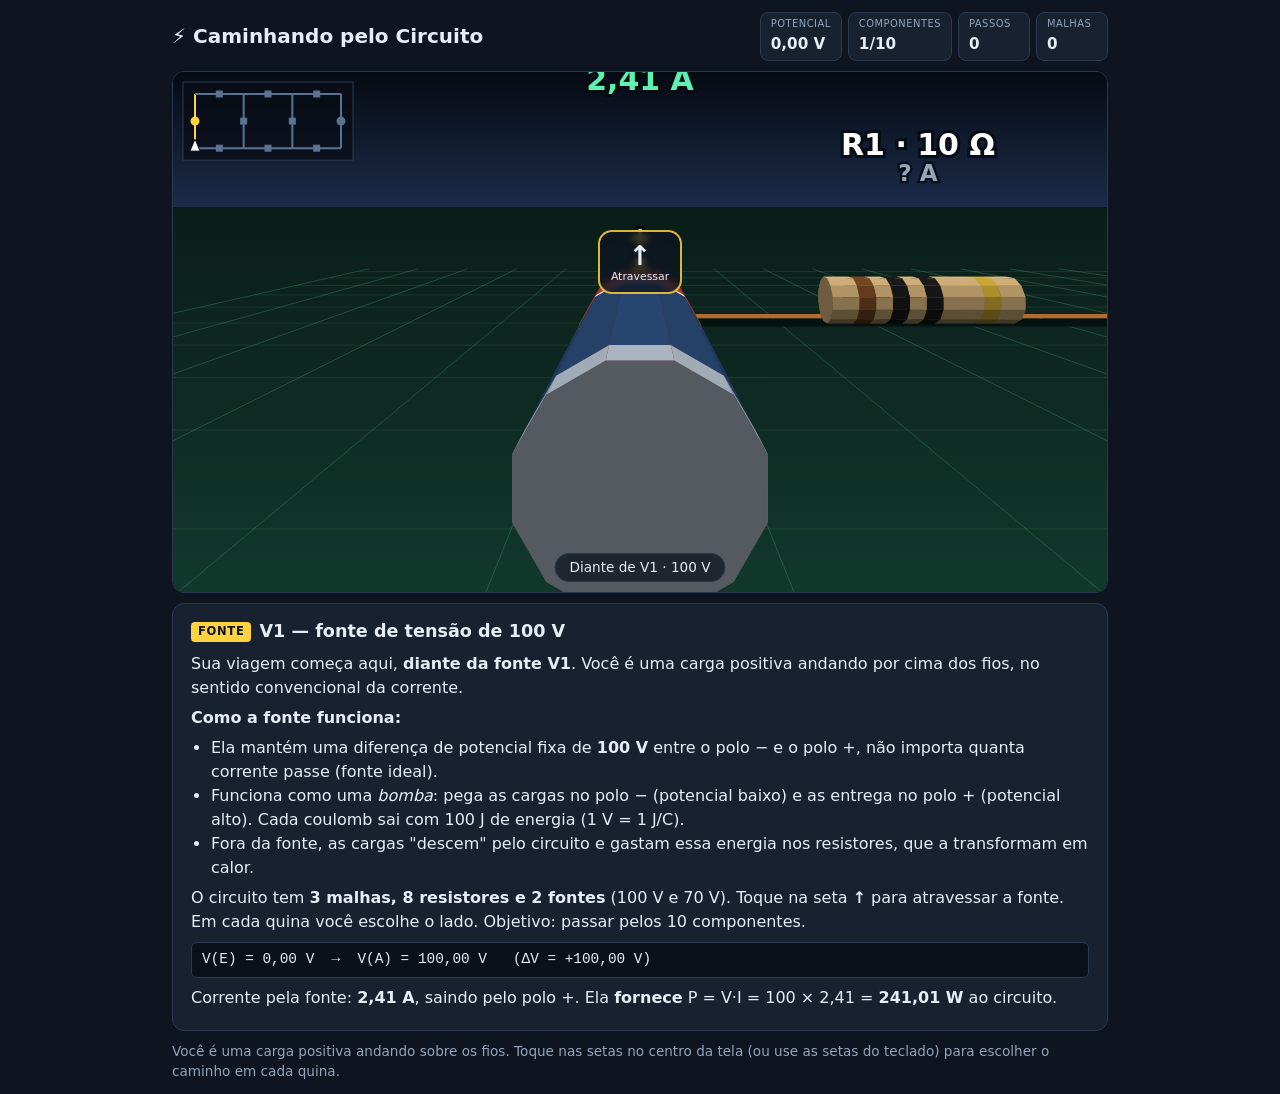
<file: index.html>
<!DOCTYPE html>
<html lang="pt-BR">
<head>
  <meta charset="UTF-8">
  <meta name="viewport" content="width=device-width, initial-scale=1">
  <title>Caminhando pelo Circuito</title>
  <link rel="stylesheet" href="style.css">
</head>
<body>
  <main>
    <header>
      <h1>⚡ Caminhando pelo Circuito</h1>
      <div class="hud">
        <div class="hud-item"><span>Potencial</span><strong id="hud-pot">–</strong></div>
        <div class="hud-item"><span>Componentes</span><strong id="hud-visited">0/10</strong></div>
        <div class="hud-item"><span>Passos</span><strong id="hud-steps">0</strong></div>
        <div class="hud-item"><span>Malhas</span><strong id="hud-loops">0</strong></div>
      </div>
    </header>

    <div id="view">
      <canvas id="scene" aria-label="Visão em primeira pessoa andando sobre os fios do circuito"></canvas>
      <div id="dpad" role="group" aria-label="Escolha a direção"></div>
      <div id="caption"></div>
    </div>

    <section id="panel" aria-live="polite"></section>

    <footer>
      Você é uma carga positiva andando sobre os fios. Toque nas setas no centro da tela
      (ou use as setas do teclado) para escolher o caminho em cada quina.
    </footer>
  </main>
  <script src="game.js"></script>
</body>
</html>
</file>
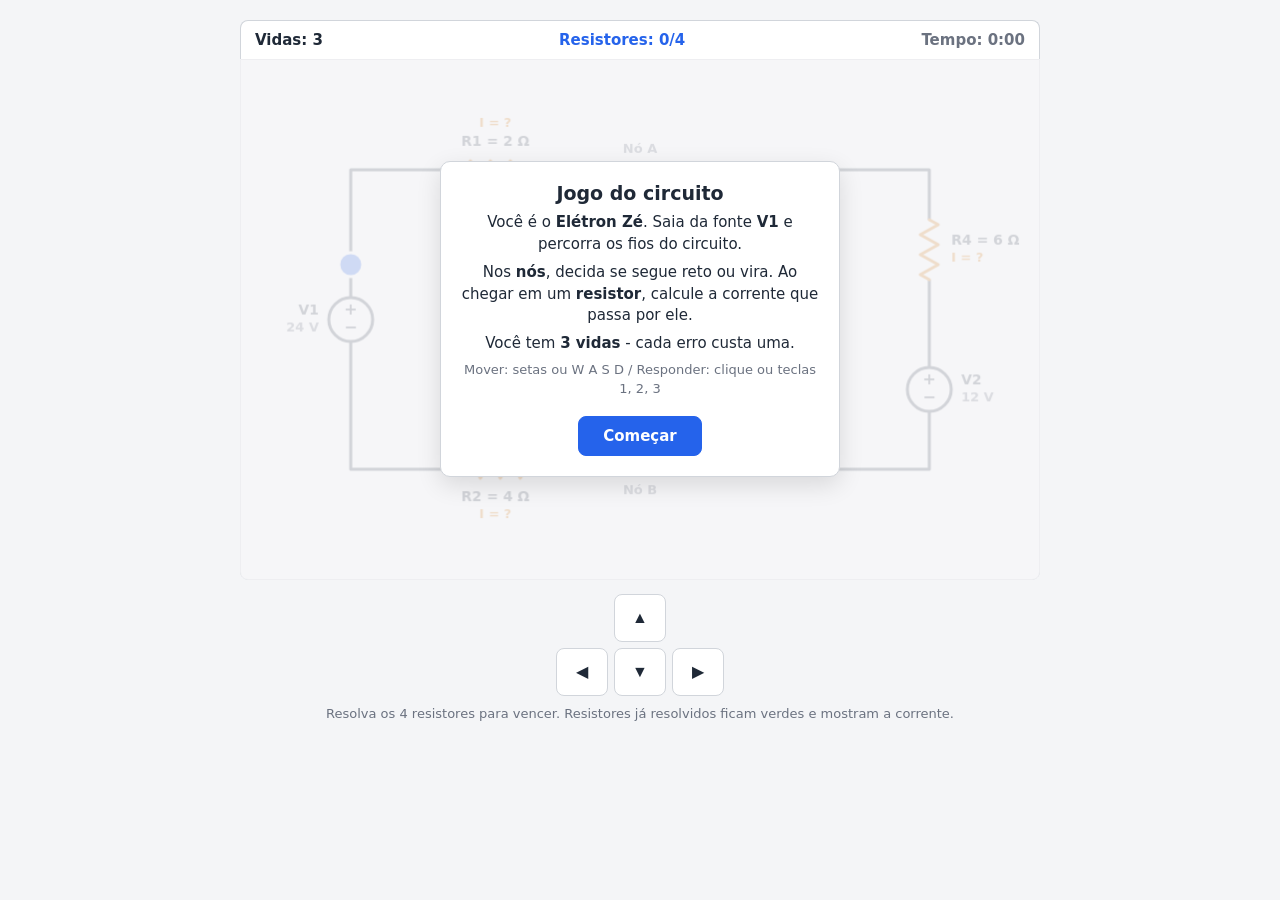
<file: circuito-aventura/index.html>
<!DOCTYPE html>
<html lang="pt-BR">
<head>
<meta charset="UTF-8">
<meta name="viewport" content="width=device-width, initial-scale=1">
<title>Jogo do Circuito</title>
<link rel="stylesheet" href="style.css">
</head>
<body>

  <div id="game">
    <div id="hud">
      <div id="lives" aria-label="Vidas"></div>
      <div id="progress">Resistores: 0/4</div>
      <div id="timer">Tempo: 0:00</div>
    </div>

    <div id="stage">
      <canvas id="cv" width="800" height="520"></canvas>

      <!-- Tela inicial -->
      <div class="overlay show" id="startScreen">
        <div class="card">
          <h2>Jogo do circuito</h2>
          <p>Você é o <b>Elétron Zé</b>. Saia da fonte <b>V1</b> e percorra os fios do circuito.</p>
          <p>Nos <b>nós</b>, decida se segue reto ou vira. Ao chegar em um <b>resistor</b>, calcule a corrente que passa por ele.</p>
          <p>Você tem <b>3 vidas</b> - cada erro custa uma.</p>
          <p class="small">Mover: setas ou W A S D / Responder: clique ou teclas 1, 2, 3</p>
          <button class="btn" id="startBtn">Começar</button>
        </div>
      </div>

      <!-- Popup de pergunta -->
      <div class="overlay" id="quiz">
        <div class="card" id="quizCard">
          <h2 id="qTitle"></h2>
          <p id="qText"></p>
          <div class="data" id="qData"></div>
          <div class="formula" id="qFormula"></div>
          <div class="options" id="qOptions"></div>
          <div id="feedback"></div>
          <button class="btn" id="continueBtn" style="display:none">Continuar</button>
        </div>
      </div>

      <!-- Fim de jogo -->
      <div class="overlay" id="endScreen">
        <div class="card">
          <p class="big" id="endIcon"></p>
          <h2 id="endTitle"></h2>
          <p id="endText"></p>
          <p class="small" id="endExtra"></p>
          <button class="btn" id="restartBtn">Jogar de novo</button>
        </div>
      </div>
    </div>

    <div id="pad">
      <button data-d="up" aria-label="Cima">▲</button>
      <br><button data-d="left" aria-label="Esquerda">◀</button>
      <button data-d="down" aria-label="Baixo">▼</button>
      <button data-d="right" aria-label="Direita">▶</button>
    </div>
    <p class="help">Resolva os 4 resistores para vencer. Resistores já resolvidos ficam verdes e mostram a corrente.</p>
  </div>

<script src="script.js"></script>
</body>
</html>
</file>
<file: style.css>
:root {
  --bg: #0e1420;
  --card: #18212f;
  --line: #2b3a50;
  --text: #e6edf7;
  --muted: #93a4bb;
  --done: #3ddc97;
  --accent: #ffd23f;
  --hot: #ff6b6b;
}

* { box-sizing: border-box; }

body {
  margin: 0;
  background: var(--bg);
  color: var(--text);
  font-family: system-ui, -apple-system, "Segoe UI", Roboto, sans-serif;
  line-height: 1.5;
}

main {
  max-width: 960px;
  margin: 0 auto;
  padding: 12px;
}

header {
  display: flex;
  flex-wrap: wrap;
  align-items: center;
  justify-content: space-between;
  gap: 8px;
  margin-bottom: 10px;
}

h1 { font-size: 1.25rem; margin: 0; }

.hud { display: flex; flex-wrap: wrap; gap: 6px; }

.hud-item {
  background: var(--card);
  border: 1px solid var(--line);
  border-radius: 8px;
  padding: 4px 10px;
  min-width: 72px;
}
.hud-item span {
  display: block;
  font-size: .62rem;
  color: var(--muted);
  text-transform: uppercase;
  letter-spacing: .05em;
}
.hud-item strong { font-size: .95rem; font-variant-numeric: tabular-nums; }

/* --- visão em primeira pessoa --- */
#view {
  position: relative;
  width: 100%;
  height: min(58vh, 540px);
  min-height: 300px;
  border: 1px solid var(--line);
  border-radius: 12px;
  overflow: hidden;
  background: #070b14;
  touch-action: manipulation;
}
#scene { position: absolute; inset: 0; width: 100%; height: 100%; display: block; }

/* Setas centralizadas no meio da tela */
#dpad {
  position: absolute;
  top: 50%;
  left: 50%;
  transform: translate(-50%, -50%);
  display: grid;
  grid-template-columns: repeat(3, 84px);
  grid-template-rows: repeat(3, 64px);
  gap: 6px;
  transition: opacity .2s;
}
#dpad.hidden { opacity: 0; pointer-events: none; }
#dpad button {
  display: flex;
  flex-direction: column;
  align-items: center;
  justify-content: center;
  padding: 2px;
  border-radius: 14px;
  background: rgba(14, 20, 32, .72);
  border: 2px solid rgba(255, 210, 63, .85);
  color: var(--text);
  backdrop-filter: blur(3px);
  -webkit-backdrop-filter: blur(3px);
  line-height: 1.1;
}
#dpad button:hover, #dpad button:focus-visible, #dpad button:active {
  background: rgba(255, 210, 63, .9);
  color: #1a1a1a;
  outline: none;
}
#dpad .arrow { font-size: 1.7rem; font-weight: 700; }
#dpad small { font-size: .68rem; white-space: nowrap; }
#dpad button.seen { border-color: rgba(61, 220, 151, .85); }
#dpad button.seen small::after { content: " ✓"; }
#dpad [data-dir="up"]    { grid-area: 1 / 2; }
#dpad [data-dir="left"]  { grid-area: 2 / 1; }
#dpad [data-dir="right"] { grid-area: 2 / 3; }
#dpad [data-dir="down"]  { grid-area: 3 / 2; }

#caption {
  position: absolute;
  left: 50%;
  bottom: 10px;
  transform: translateX(-50%);
  background: rgba(14, 20, 32, .75);
  border: 1px solid var(--line);
  border-radius: 999px;
  padding: 3px 14px;
  font-size: .85rem;
  white-space: nowrap;
  pointer-events: none;
}

/* --- painel --- */
#panel {
  background: var(--card);
  border: 1px solid var(--line);
  border-radius: 12px;
  padding: 14px 18px;
  margin-top: 10px;
}
#panel h2 { margin: 0 0 8px; font-size: 1.1rem; }
#panel p { margin: 6px 0; }
#panel ul { margin: 6px 0; padding-left: 20px; }
.tag {
  display: inline-block;
  font-size: .72rem;
  text-transform: uppercase;
  letter-spacing: .06em;
  color: var(--bg);
  background: var(--accent);
  border-radius: 4px;
  padding: 1px 7px;
  margin-right: 8px;
  vertical-align: middle;
}
.formula {
  font-family: ui-monospace, Menlo, Consolas, monospace;
  font-size: .9rem;
  background: #0b111b;
  border: 1px solid var(--line);
  border-radius: 6px;
  padding: 6px 10px;
  margin: 8px 0;
  overflow-x: auto;
  white-space: nowrap;
}
.up { color: var(--done); font-weight: 600; }
.down { color: var(--hot); font-weight: 600; }
.note {
  border-left: 3px solid var(--done);
  padding: 4px 10px;
  margin: 10px 0;
  background: rgba(61, 220, 151, .08);
}

.actions { display: flex; flex-wrap: wrap; gap: 10px; margin-top: 12px; }
.actions:empty { display: none; }

button { font: inherit; cursor: pointer; }
.actions button {
  color: var(--text);
  background: #24324a;
  border: 1px solid #3c5273;
  border-radius: 8px;
  padding: 9px 16px;
}
.actions button:hover { border-color: var(--accent); }

.table-wrap { overflow-x: auto; }
table { border-collapse: collapse; width: 100%; margin: 10px 0; font-variant-numeric: tabular-nums; }
th, td { text-align: right; padding: 4px 8px; border-bottom: 1px solid var(--line); white-space: nowrap; }
th:first-child, td:first-child { text-align: left; }
th { color: var(--muted); font-weight: 500; font-size: .85rem; }

footer { color: var(--muted); font-size: .85rem; margin-top: 10px; }

@media (max-width: 480px) {
  #dpad { grid-template-columns: repeat(3, 76px); grid-template-rows: repeat(3, 58px); }
  h1 { font-size: 1.05rem; }
}
</file>
<file: circuito-aventura/style.css>
* { box-sizing: border-box; }
body {
  margin: 0; padding: 20px 16px;
  background: #f4f5f7; color: #1f2937;
  font-family: system-ui, -apple-system, "Segoe UI", Roboto, Arial, sans-serif;
  font-size: 15px;
}
#game { width: 100%; max-width: 800px; margin: 0 auto; }

#hud {
  display: flex; justify-content: space-between;
  background: #fff; border: 1px solid #d1d5db; border-bottom: 0;
  border-radius: 8px 8px 0 0; padding: 10px 14px; font-weight: 600;
}
#progress { color: #2563eb; }
#timer { color: #6b7280; font-variant-numeric: tabular-nums; }

#stage { position: relative; }
canvas {
  display: block; width: 100%; height: auto; background: #fff;
  border: 1px solid #d1d5db; border-radius: 0 0 8px 8px;
}

.overlay {
  position: absolute; inset: 0; display: none;
  align-items: center; justify-content: center; padding: 12px;
  background: rgba(244, 245, 247, .82); border-radius: 0 0 8px 8px;
}
.overlay.show { display: flex; }
.card {
  background: #fff; border: 1px solid #d1d5db; border-radius: 10px;
  box-shadow: 0 8px 24px rgba(0, 0, 0, .12);
  width: 100%; max-width: 400px; max-height: 100%; overflow: auto;
  padding: 20px; text-align: center;
}
.card h2 { margin: 0 0 8px; font-size: 19px; }
.card p { margin: 6px 0; line-height: 1.45; }
.card.shake { border-color: #dc2626; }

.data { margin: 12px 0 4px; }
.chip {
  display: inline-block; margin: 3px; padding: 5px 10px;
  background: #f3f4f6; border-radius: 6px; font-weight: 600;
}
.formula { margin: 8px 0 12px; font-size: 18px; color: #2563eb; font-weight: 600; }

.options { display: grid; gap: 8px; }
.options button, .btn {
  font: inherit; font-weight: 600; padding: 10px; cursor: pointer;
  background: #fff; color: #1f2937; border: 1px solid #d1d5db; border-radius: 8px;
}
.options button:hover:not(:disabled) { border-color: #2563eb; }
.options button:disabled { cursor: default; }
.options button.wrong { color: #dc2626; border-color: #dc2626; background: #fef2f2; }
.options button.right { color: #15803d; border-color: #16a34a; background: #f0fdf4; }
.options kbd { font: inherit; color: #9ca3af; margin-right: 6px; }
.btn { background: #2563eb; border-color: #2563eb; color: #fff; padding: 10px 24px; margin-top: 12px; }
.btn:hover { background: #1d4ed8; }

#feedback { min-height: 1.4em; margin-top: 10px; font-weight: 600; }
#feedback.ok { color: #15803d; }
#feedback.no { color: #dc2626; }
.small { font-size: 13px; color: #6b7280; }
.big { margin: 0; }

#pad {
  display: grid; grid-template-columns: repeat(3, 52px); grid-template-rows: repeat(2, 48px);
  gap: 6px; justify-content: center; margin-top: 14px;
}
#pad br { display: none; }
#pad button {
  font-size: 16px; background: #fff; color: #1f2937;
  border: 1px solid #d1d5db; border-radius: 8px; touch-action: none; user-select: none;
}
#pad button:active { background: #e5e7eb; }
#pad [data-d="up"] { grid-column: 2; }
#pad [data-d="left"] { grid-column: 1; grid-row: 2; }
#pad [data-d="down"] { grid-column: 2; grid-row: 2; }
#pad [data-d="right"] { grid-column: 3; grid-row: 2; }
.help { margin-top: 10px; text-align: center; font-size: 13px; color: #6b7280; }
</file>
